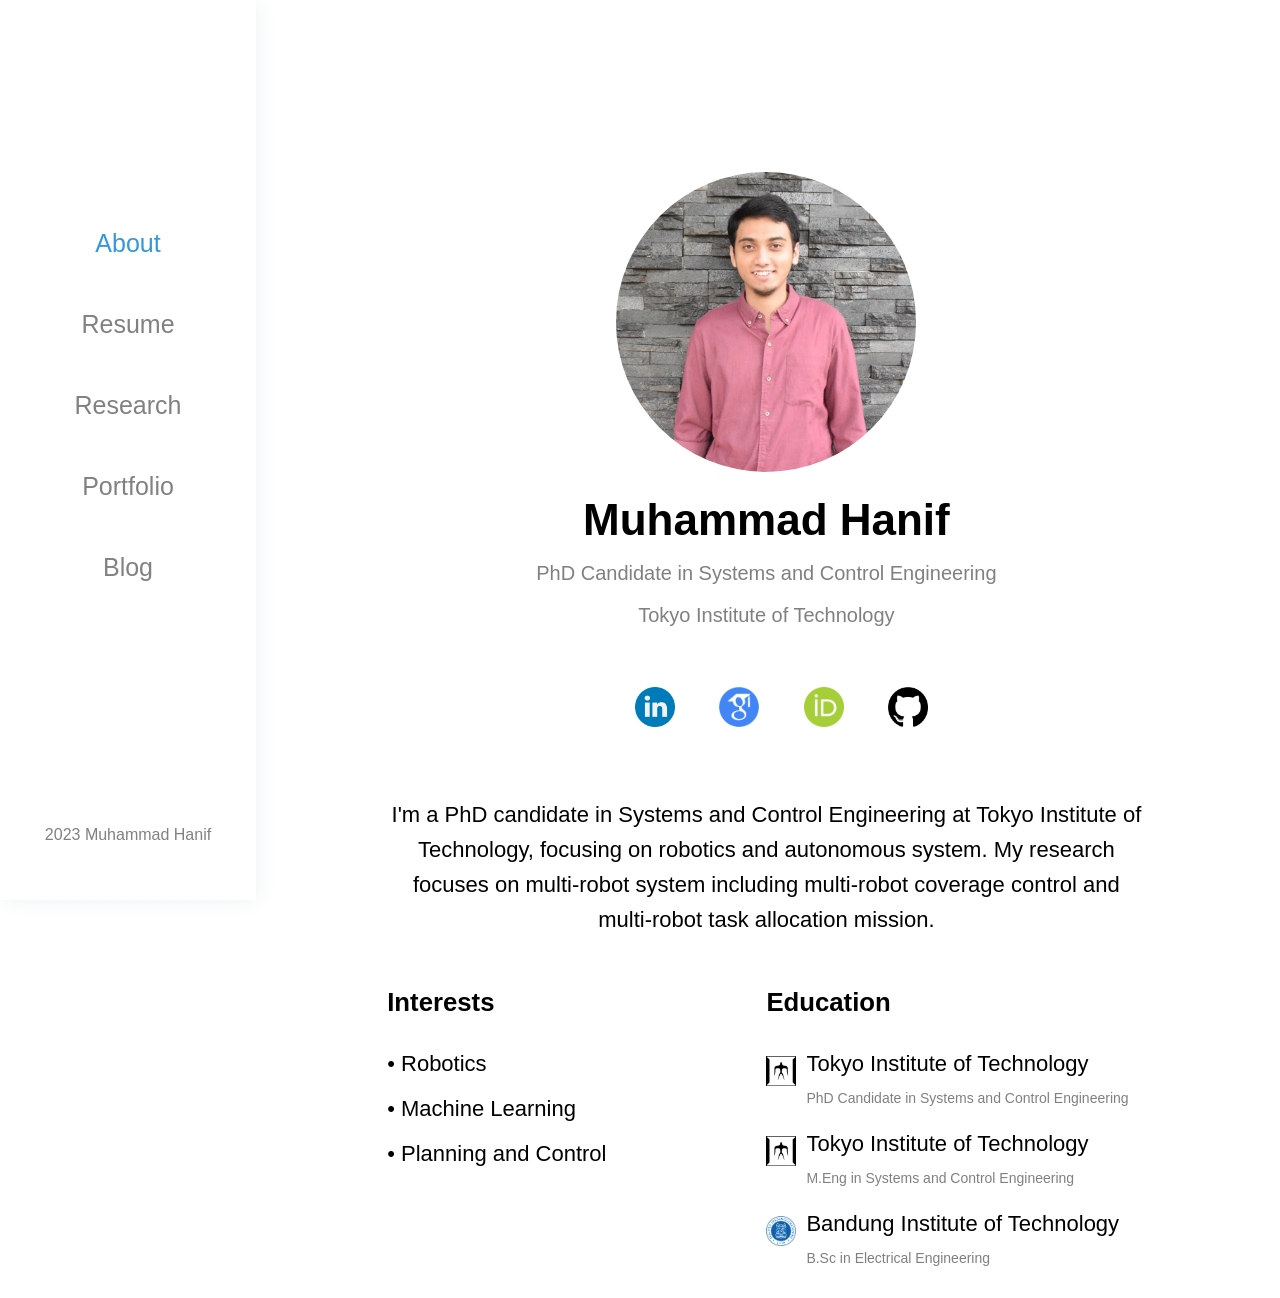
<file: index.html>
<!DOCTYPE html>
<html>
<head profile="http://www.w3.org/2005/10/profile">
    <link rel="icon" 
          type="image/png" 
          href="./img/favicon.webp">
    <meta name="viewport" content="width=device-width, initial-scale=1">
    <title>Muhammad Hanif</title>
    <link rel="stylesheet" href="./stylesheet.css">
    <style>
        .main {
            margin-top: 0px; /* Adjust the margin-top as needed */
        }
        .about_links {
            text-align: center; /* Align the logos to the center */
        }
        .about_links img {
            width: 40px; /* Adjust the width as needed */
            height: auto; /* Maintain aspect ratio */
            margin-right: -30px; /* Add margin to the right of each logo */
        }
        .about_text h2 {
            font-family: Arial, sans-serif; /* Specify font family */
            font-size: 20px; /* Specify font size */
            font-weight: normal; /* Specify font weight */
            margin-top: -10px; /* Adjust margin-top as needed */
            color: gray; /* Change text color to gray */
        }
        .interests,
        .education {
            text-align: left; /* Align text to the left */
        }
        .interests {
            float: left; /* Align interests section to the left */
            width: 50%; /* Set width to 50% for side by side layout */
        }
        .interests ul {
            list-style: none; /* Remove bullet points */
            padding: 0; /* Remove default padding */
        }
        .interests ul li {
            margin-bottom: 10px; /* Add bottom margin for spacing */
        }
        .education {
            float: left; /* Align education section to the left */
            width: 50%; /* Set width to 50% for side by side layout */
        }
        .education ul {
            list-style: none; /* Remove default list styles */
            padding: 0; /* Remove default padding */
        }
        .education ul li {
            display: flex; /* Use flexbox for layout */
            align-items: flex-start; /* Align items to the top */
            margin-bottom: 10px; /* Add bottom margin for spacing */
        }
        .education ul li img {
            width: 30px; /* Adjust the width of the logos */
            height: 30px; /* Maintain aspect ratio */
            margin-right: 10px; /* Add margin to the right of each logo */
            margin-top: 10px; /* Add margin to the top of each logo */
        }
        .education ul li span {
            display: flex; /* Use flexbox */
            flex-direction: column; /* Stack items vertically */
            align-items: flex-start; /* Align items to the left */
        }
        .status {
            font-size: 14px; /* Adjust font size as needed */
            color: gray; /* Change text color if necessary */
        }
    </style>
</head>
<body>

<div class="sidenav">
    <div class="navblock">
        <div class="navblock_text">
            <a style="color:#3498DB" href="./index.html">About</a>
            <a href="./resume.html">Resume</a>
            <a href="./research.html">Research</a>
            <a href="./portfolio.html">Portfolio</a>
            <a href="./blog.html">Blog</a>
        </div>
    </div>
    <div class="footer">
        <p> 2023 Muhammad Hanif</p>
    </div>
</div>

<div class="main">
    <div >
        <img src="./img/muhammad_hanif.webp" alt="Muhammad Hanif" class="about_photo">
    </div>

    <div class="about_text">
        <h1>Muhammad Hanif</h1>
        <h2>PhD Candidate in Systems and Control Engineering</h2>
        <h2>Tokyo Institute of Technology</h2>

        <div class="about_links">
            <a class="about_links" target="blank" href="https://www.linkedin.com/in/muhammad-hanif-6189b0157/"><img src="./img/linkedin_icon.webp" alt="LinkedIn"></a>
            <a class="about_links" target="blank" href="https://scholar.google.com/citations?user=sgbkglMAAAAJ&hl=en"><img src="./img/google_scholar_icon.webp" alt="Google Scholar"></a>
            <a class="about_links" target="blank" href="https://orcid.org/0009-0001-0475-8711"><img src="./img/orchid_icon.webp" alt="ORCID"></a>
            <a class="about_links" target="blank" href="https://github.com/hanifmania"><img src="./img/github_icon.webp" alt="Github"></a>
        </div>

        <p>I'm a PhD candidate in Systems and Control Engineering at Tokyo Institute of Technology, focusing on robotics and autonomous system. My research focuses on multi-robot system including multi-robot coverage control and multi-robot task allocation mission.</p>
        
        <div class="interests">
            <h3>Interests</h3>
            <ul>
                <li>&#8226; Robotics</li>
                <li>&#8226; Machine Learning</li>
                <li>&#8226; Planning and Control</li>
            </ul>
        </div>
        
        <div class="education">
            <h3>Education</h3>
            <ul>
                <li>
                    <img src="./img/tit_logo.webp" alt="Tokyo Institute of Technology"> 
                    <span>
                        Tokyo Institute of Technology <br>
                        <span class="status">PhD Candidate in Systems and Control Engineering</span>
                    </span>
                </li>
                <li>
                    <img src="./img/tit_logo.webp" alt="Tokyo Institute of Technology"> 
                    <span>
                        Tokyo Institute of Technology <br>
                        <span class="status">M.Eng in Systems and Control Engineering</span>
                    </span>
                </li>
                <li>
                    <img src="./img/bit_logo.webp" alt="Bandung Institute of Technology"> 
                    <span>
                        Bandung Institute of Technology <br>
                        <span class="status">B.Sc in Electrical Engineering</span>
                    </span>
                </li>
            </ul>
        </div>
        
    </div>

</div>

</body>
</html>
</file>
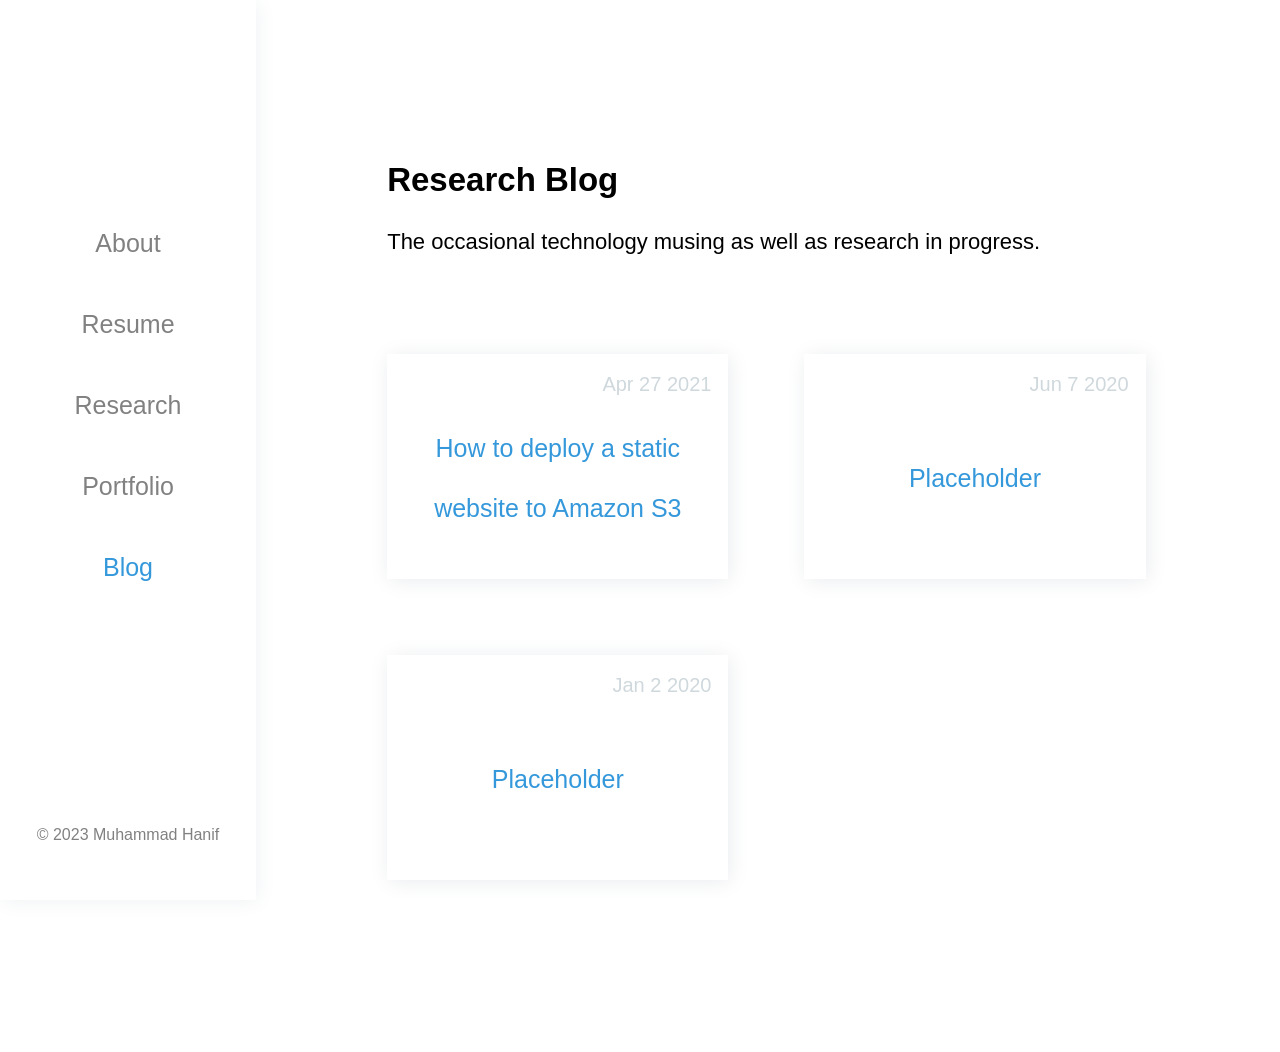
<file: blog.html>
<!DOCTYPE html>
<html>
<head profile="http://www.w3.org/2005/10/profile">
    <link rel="icon" 
          type="image/png" 
          href="./img/favicon.webp">
<meta name="viewport" content="width=device-width, initial-scale=1">
<title>Muhammad Hanif</title>
<link rel="stylesheet" href="./stylesheet.css">
</head>
<body>

<div class="sidenav">
    <div class="navblock">
        <div class="navblock_text">
            <a href="./index.html">About</a>
            <a href="./resume.html">Resume</a>
            <a href="./research.html">Research</a>
            <a href="./portfolio.html">Portfolio</a>
            <a style="color:#3498DB" href="./blog.html">Blog</a>
        </div>
    </div>
    <div class="footer">
        <p>&copy; 2023 Muhammad Hanif</p>
    </div>
</div>

<!-- 

For more information aboput flexbox CSS centering of blog posts
https://www.w3schools.com/css/css3_flexbox_container.asp 

-->

<div class="main">
  <h2>Research Blog</h2>
  <p>The occasional technology musing as well as research in progress.</p><br>

  <div class="blog-container">
    <div>
        <p class="blog_date">Apr 27 2021</p>
        <a href="blog_posts/post_04_27_2021.html" class="blog_text">How to deploy a static website to Amazon S3</a>
    </div>
    <div>
        <p class="blog_date">Jun 7 2020</p>
        <a href="blog_posts/post_04_27_2021.html" class="blog_text">Placeholder</a>
    </div>
    <div>
        <p class="blog_date">Jan 2 2020</p>
        <a href="blog_posts/post_04_27_2021.html" class="blog_text">Placeholder</a>
    </div>  
  </div>

</div>

</body>
</html>
</file>
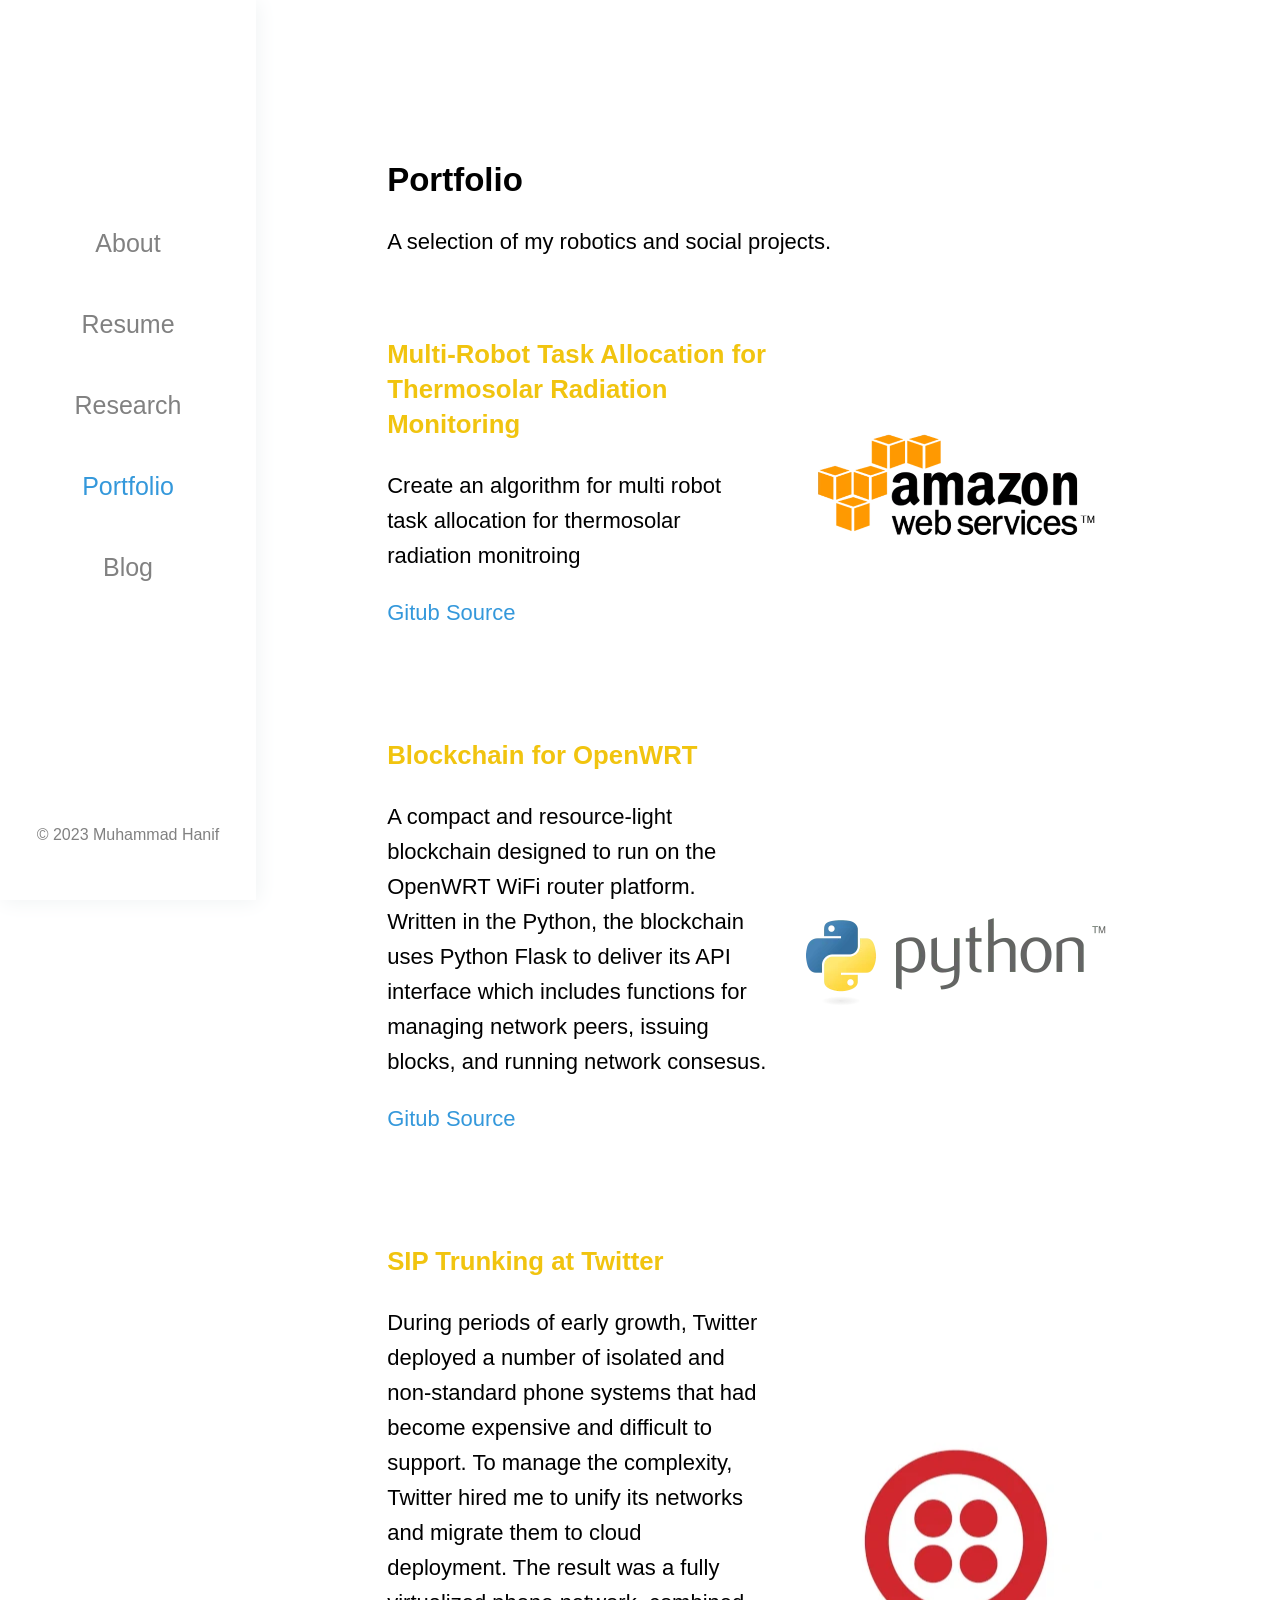
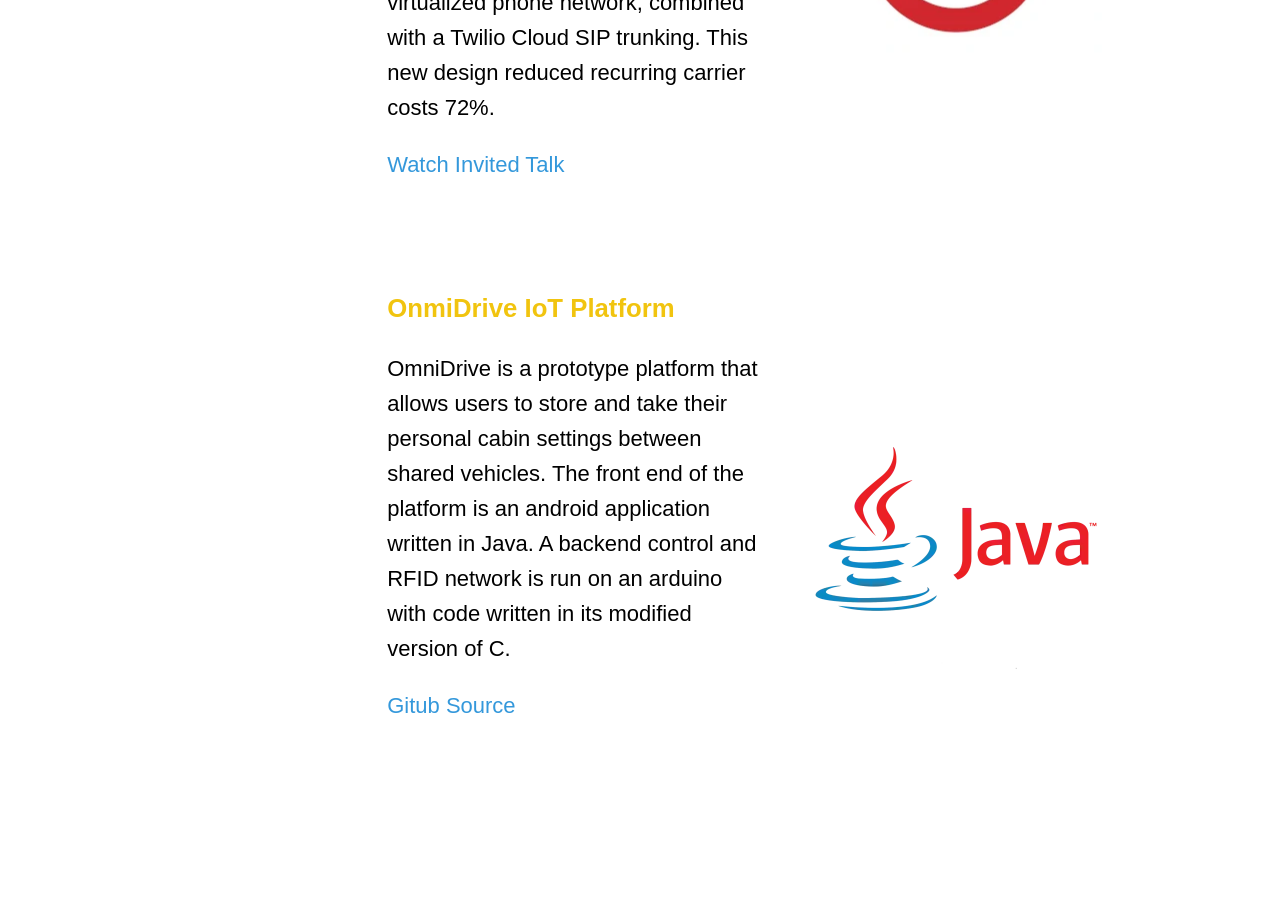
<file: portfolio.html>
<!DOCTYPE html>
<html>
<head profile="http://www.w3.org/2005/10/profile">
    <link rel="icon" 
          type="image/png" 
          href="./img/favicon.webp">
<meta name="viewport" content="width=device-width, initial-scale=1">
<title>Muhammad Hanif</title>
<link rel="stylesheet" href="./stylesheet.css">
</head>
<body>

<div class="sidenav">
    <div class="navblock">
        <div class="navblock_text">
            <a href="./index.html">About</a>
            <a href="./resume.html">Resume</a>
            <a href="./research.html">Research</a>
            <a style="color:#3498DB" href="./portfolio.html">Portfolio</a>
            <a href="./blog.html">Blog</a>
        </div>
    </div>
    <div class="footer">
        <p>&copy; 2023 Muhammad Hanif</p>
    </div>
</div>

<!-- 

For more information aboput flexbox CSS centering of project posts
https://www.w3schools.com/css/css3_flexbox_container.asp 

-->

<div class="main">
  <h2>Portfolio</h2>
  <p>A selection of my robotics and social projects.</p>

    <div class="portfolio-container">
        <div class="portfolio-container_text">        
            <h3 class="portfolio_accent">Multi-Robot Task Allocation for Thermosolar Radiation Monitoring</h3>
                
            <p>Create an algorithm for multi robot task allocation for thermosolar radiation monitroing </p>
                
            <p><a target="blank" href="https://github.com/stevenplatt/telecomsteve">Gitub Source</a></p>
        </div>
        <div class="portfolio-container_text">
            <img class="portfolio_image" src="./img/aws_logo.webp" alt="Amazon Web Services">
        </div>
    </div>
  
    <div class="portfolio-container">
        <div class="portfolio-container_text">
            <h3 class="portfolio_accent">Blockchain for OpenWRT</h3>
                
            <p>A compact and resource-light blockchain designed to run on the OpenWRT WiFi router platform.
                Written in the Python, the blockchain uses Python Flask to deliver its API interface which includes functions for managing network peers, issuing blocks, and running network consesus. </p>
                
            <p><a target="blank" href="https://github.com/stevenplatt/tcp_air">Gitub Source</a></p>
        </div>
        <div class="portfolio-container_text">
            <img class="portfolio_image" src="./img/python_logo.webp" alt="Python API">
        </div>
    </div>

    <!--
    <div class="portfolio-container">
        <div class="portfolio-container_text">
            <h3 class="portfolio_accent">5G Mobility Simulator</h3>
                
            <p>A simulator to recreate the mobility and tower association of a device in a 5G network. 
                The system uses random walk behavior and monte carlo sampling to show connection behavior across 10,000 simulations.</p>
            <p><a target="blank" href="https://github.com/stevenplatt/5G-mobility-simulator">Gitub Source</a></p>
        </div>
        <div class="portfolio-container_text">
            <img class="portfolio_image" src="./img/python_logo.webp" alt="Python Programming">
        </div>
    </div>
    -->    

    <div class="portfolio-container">
        <div class="portfolio-container_text">    
        <h3 class="portfolio_accent">SIP Trunking at Twitter</h3>
            
        <p>During periods of early growth, Twitter deployed a number of isolated and non-standard phone systems that had become expensive and difficult to support.  
            To manage the complexity, Twitter hired me to unify its networks and migrate them to cloud deployment.

            The result was a fully virtualized phone network, combined with a Twilio Cloud SIP trunking. 
            This new design reduced recurring carrier costs 72%.
            </p>
            
        <p><a target="blank" href="https://www.youtube.com/watch?v=lFzqYgF2MPQ">Watch Invited Talk</a></p>
        </div>
        <div class="portfolio-container_text">
            <img class="portfolio_image" src="./img/twilio_logo.webp" alt="Twilio">
        </div>
    </div>

    <div class="portfolio-container">
        <div class="portfolio-container_text">      
            <h3 class="portfolio_accent">OnmiDrive IoT Platform</h3>
                
            <p>OmniDrive is a prototype platform that allows users to store and take their personal cabin settings between shared vehicles. 
                The front end of the platform is an android application written in Java. A backend control and RFID network is run on an arduino with code written in its modified version of C.
            </p>
            <p><a target="blank" href="https://github.com/stevenplatt/myKey">Gitub Source</a></p>
        </div>
        <div class="portfolio-container_text">
            <img class="portfolio_image" src="./img/java_logo.webp" alt="Java Programming">
        </div>
    </div>

</div>

</body>
</html>
</file>
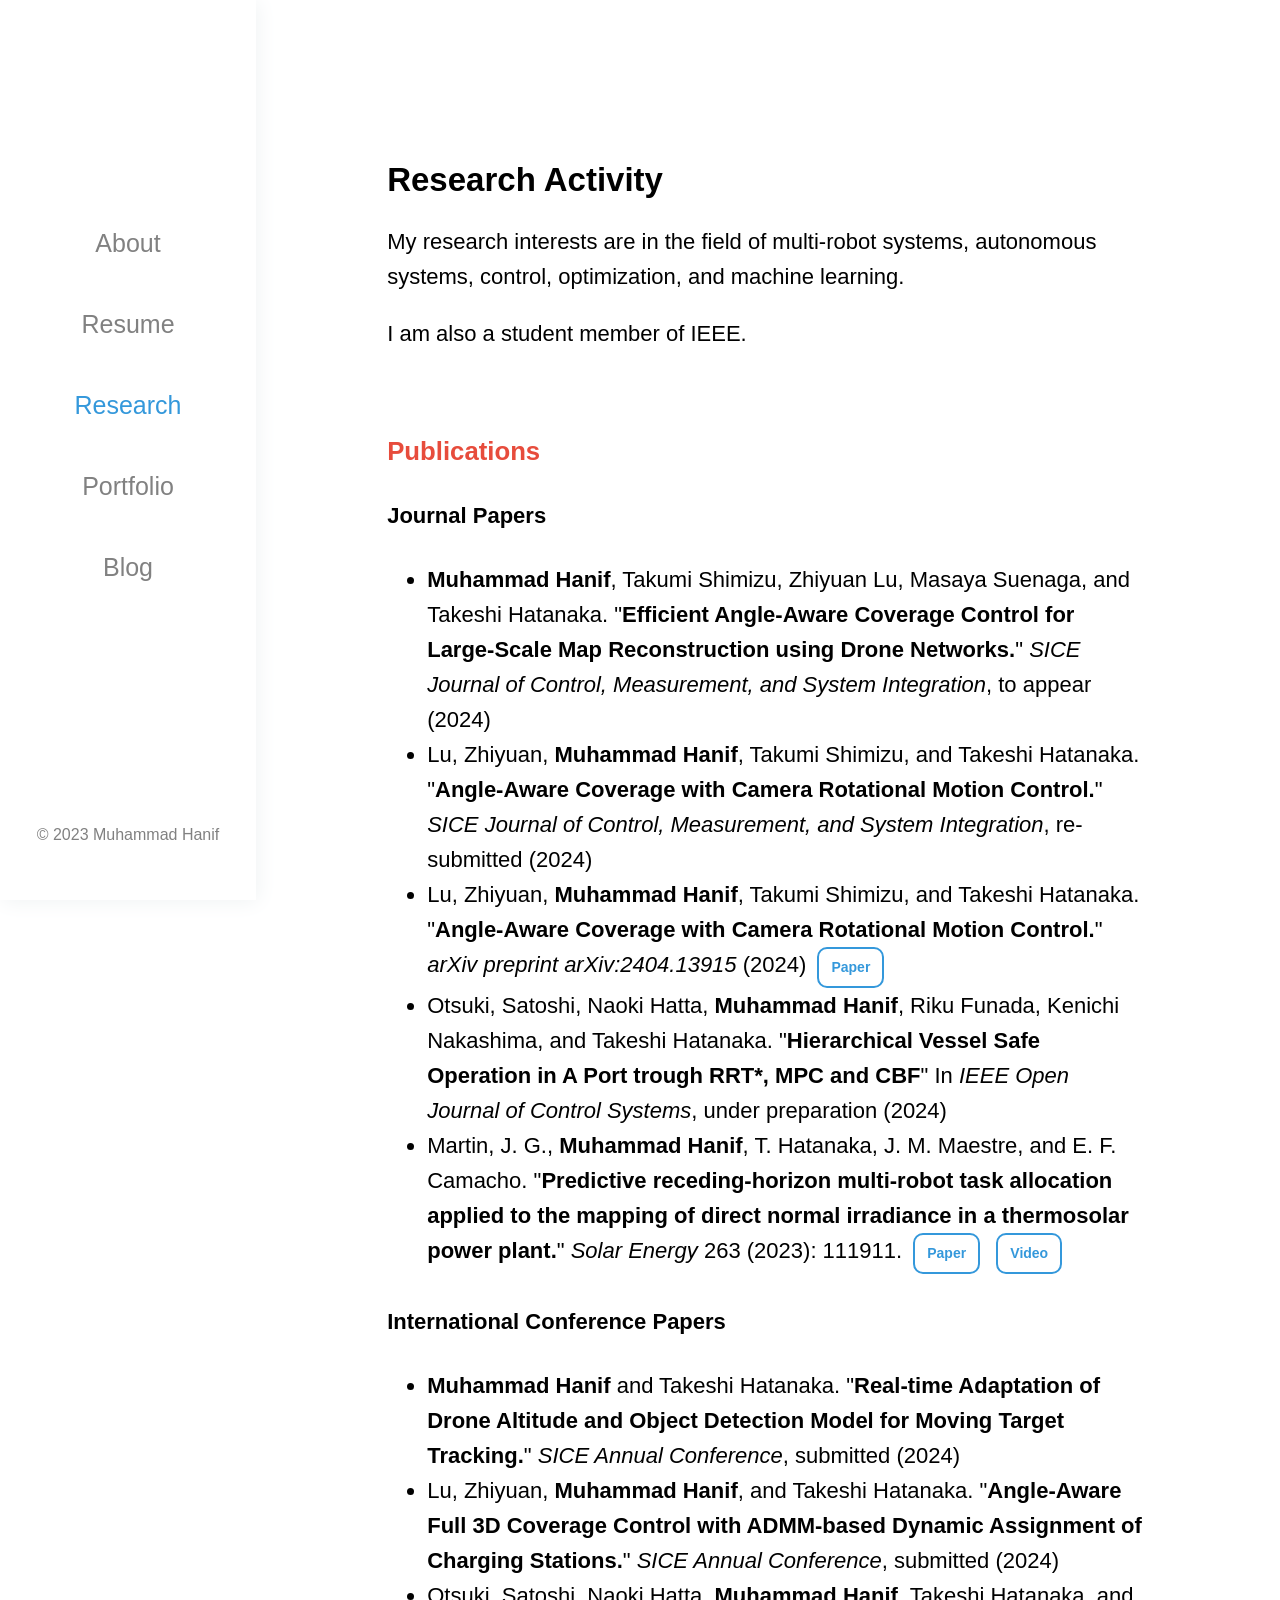
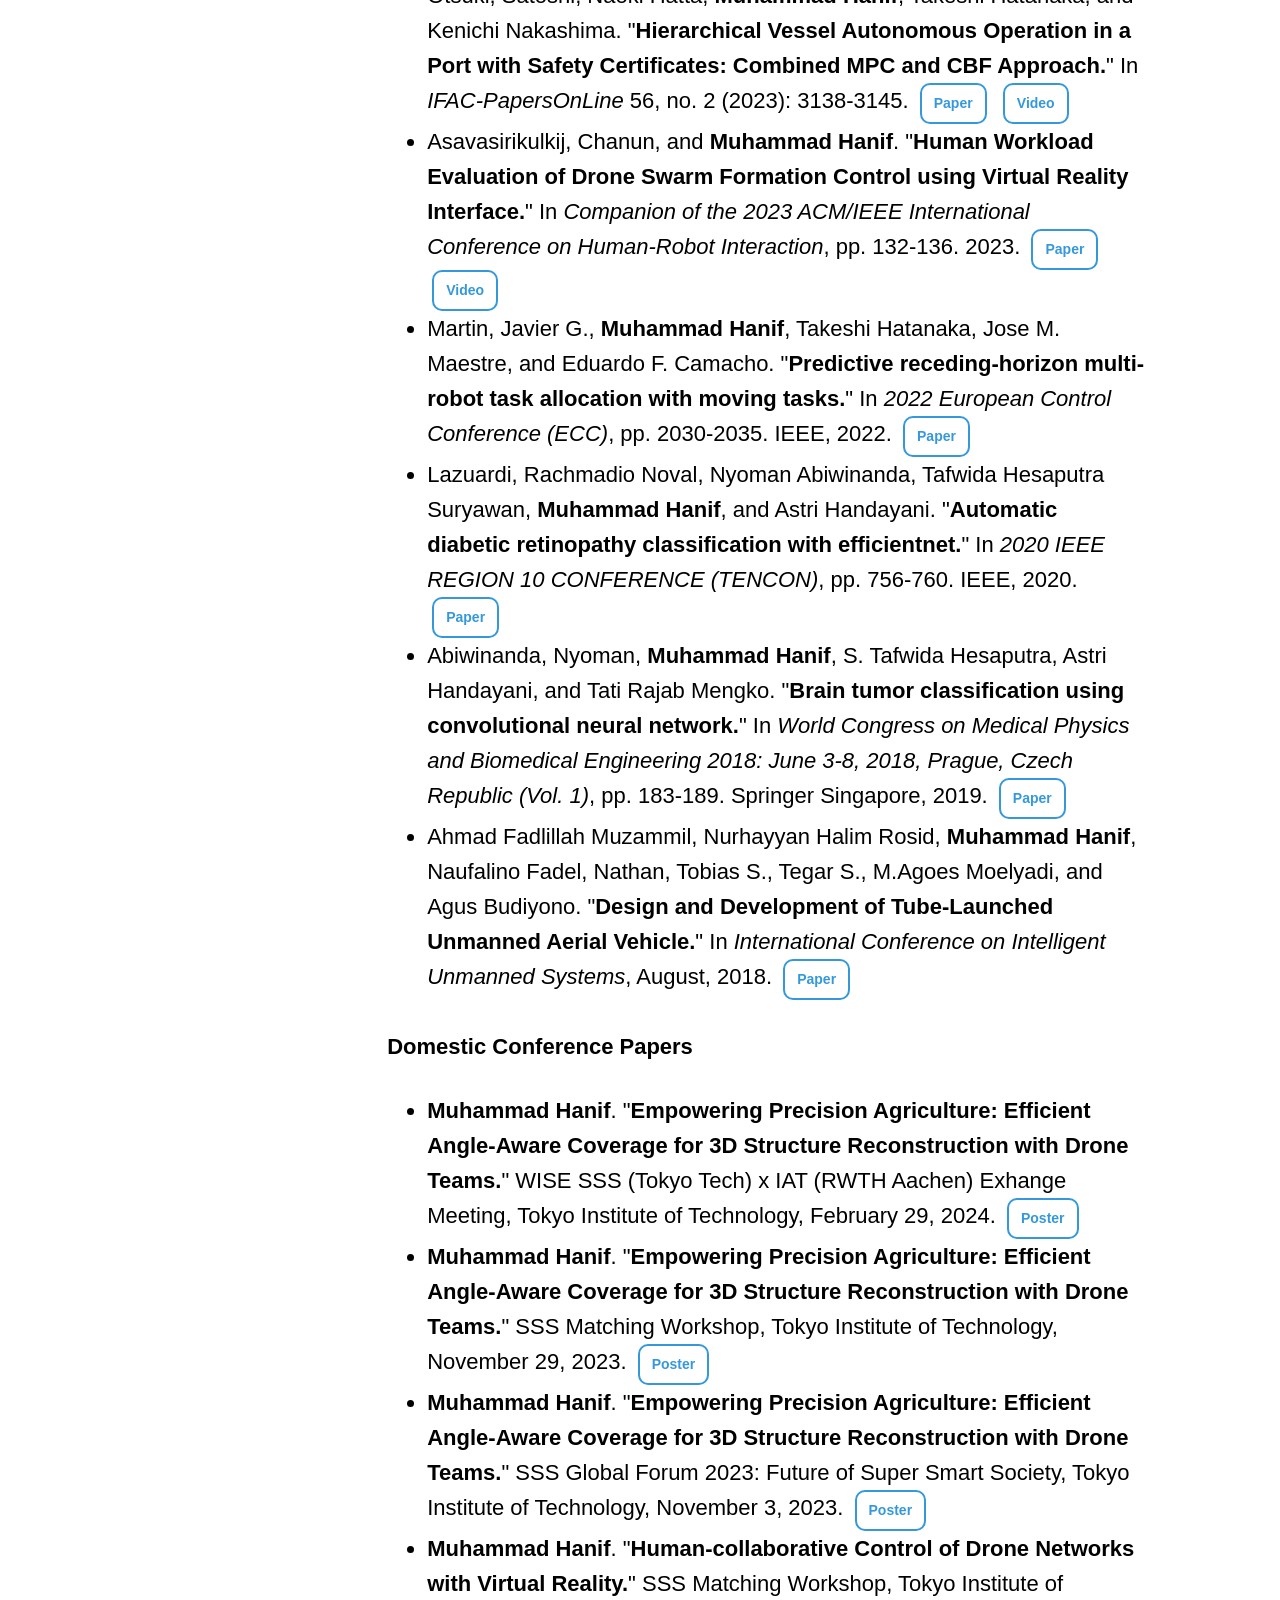
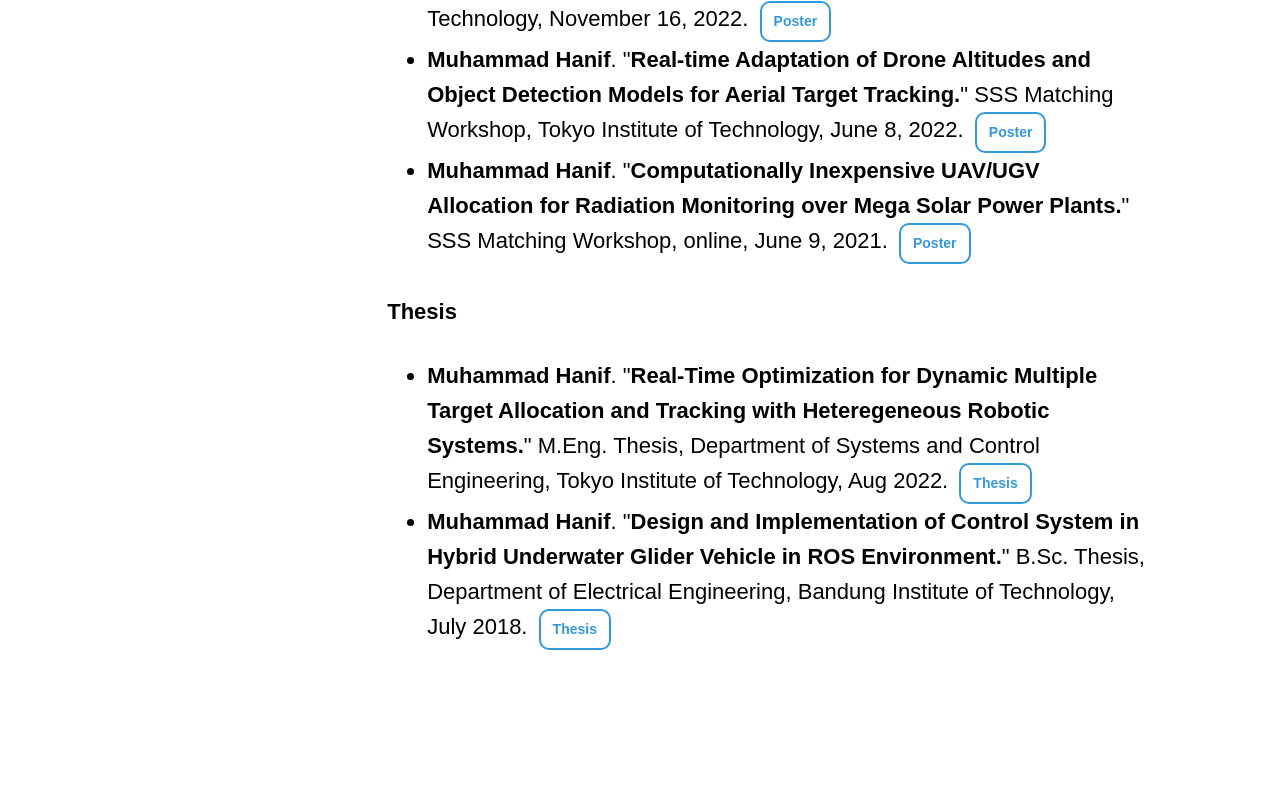
<file: research.html>
<!DOCTYPE html>
<html>
<head profile="http://www.w3.org/2005/10/profile">
    <link rel="icon" 
          type="image/png" 
          href="./img/favicon.webp">
<meta name="viewport" content="width=device-width, initial-scale=1">
<title>Muhammad Hanif</title>
<link rel="stylesheet" href="./stylesheet.css">
<style>
    .paper-link, .video-link, .thesis-link, .poster-link {
        display: inline-block;
        padding: 1px 12px;
        margin: 0 5px;
        border: 2px solid #3498DB;
        border-radius: 10px;
        background-color: transparent;
        color: #3498DB;
        font-size: 14px;
        font-weight: bold;
        text-decoration: none;
        transition: background-color 0.3s ease;
    }

    .paper-link:hover, .video-link:hover, .thesis-link:hover, .poster-link:hover {
        background-color: #3498DB;
        color: white;
    }
</style>
</head>
<body>

<div class="sidenav">
    <div class="navblock">
        <div class="navblock_text">
            <a href="./index.html">About</a>
            <a href="./resume.html">Resume</a>
            <a style="color:#3498DB" href="./research.html">Research</a>
            <a href="./portfolio.html">Portfolio</a>
            <a href="./blog.html">Blog</a>
        </div>
    </div>
    <div class="footer">
        <p>&copy; 2023 Muhammad Hanif</p>
    </div>
</div>

<div class="main">
  <h2>Research Activity</h2>
    <p>My research interests are in the field of multi-robot systems, autonomous systems, control, optimization, and machine learning.</p>
    <p>I am also a student member of IEEE.</p>

    <br>

  <h3 class="research_accent">Publications</h3>

  <h4>Journal Papers</h4>
    <ul>
        <li><strong>Muhammad Hanif</strong>, Takumi Shimizu, Zhiyuan Lu, Masaya Suenaga, and Takeshi Hatanaka. "<strong>Efficient Angle-Aware Coverage Control for Large-Scale Map Reconstruction using Drone Networks.</strong>" <em>SICE Journal of Control, Measurement, and System Integration</em>, to appear (2024) </li>
        <li>Lu, Zhiyuan, <strong>Muhammad Hanif</strong>, Takumi Shimizu, and Takeshi Hatanaka. "<strong>Angle-Aware Coverage with Camera Rotational Motion Control.</strong>" <em>SICE Journal of Control, Measurement, and System Integration</em>, re-submitted (2024) </li>
        <li>Lu, Zhiyuan, <strong>Muhammad Hanif</strong>, Takumi Shimizu, and Takeshi Hatanaka. "<strong>Angle-Aware Coverage with Camera Rotational Motion Control.</strong>" <em>arXiv preprint arXiv:2404.13915</em> (2024) <a href="https://arxiv.org/pdf/2404.13915" target="_blank" class="paper-link">Paper</a></li>
        <li>Otsuki, Satoshi, Naoki Hatta, <strong>Muhammad Hanif</strong>, Riku Funada, Kenichi Nakashima, and Takeshi Hatanaka. "<strong>Hierarchical Vessel Safe Operation in A Port trough RRT*, MPC and CBF</strong>" In <em>IEEE Open Journal of Control Systems</em>, under preparation (2024)</li>
        <li>Martin, J. G., <strong>Muhammad Hanif</strong>, T. Hatanaka, J. M. Maestre, and E. F. Camacho. "<strong>Predictive receding-horizon multi-robot task allocation applied to the mapping of direct normal irradiance in a thermosolar power plant.</strong>" <em>Solar Energy</em> 263 (2023): 111911. <a href="https://www.sciencedirect.com/science/article/abs/pii/S0038092X23005443" target="_blank" class="paper-link">Paper</a> <a href="https://youtu.be/kG9-_mJx9P8?si=ei4sM6GPhX7_oZT3" target="_blank" class="video-link">Video</a></li>
    </ul>

  <h4>International Conference Papers</h4>
    <ul>
        <li><strong>Muhammad Hanif</strong> and Takeshi Hatanaka. "<strong>Real-time Adaptation of Drone Altitude and Object Detection Model for Moving Target Tracking.</strong>" <em>SICE Annual Conference</em>, submitted (2024) </li>
        <li>Lu, Zhiyuan, <strong>Muhammad Hanif</strong>, and Takeshi Hatanaka. "<strong>Angle-Aware Full 3D Coverage Control with ADMM-based Dynamic Assignment of Charging Stations.</strong>" <em>SICE Annual Conference</em>, submitted (2024) </li>
        <li>Otsuki, Satoshi, Naoki Hatta, <strong>Muhammad Hanif</strong>, Takeshi Hatanaka, and Kenichi Nakashima. "<strong>Hierarchical Vessel Autonomous Operation in a Port with Safety Certificates: Combined MPC and CBF Approach.</strong>" In <em>IFAC-PapersOnLine</em> 56, no. 2 (2023): 3138-3145.  <a href="https://www.sciencedirect.com/science/article/pii/S2405896323018554" target="_blank" class="paper-link">Paper</a> <a href="https://www.hfg.sc.e.titech.ac.jp/hatanaka_lab/videos/tokyo_bay.mp4" target="_blank" class="video-link">Video</a></li>
        <li>Asavasirikulkij, Chanun, and <strong>Muhammad Hanif</strong>. "<strong>Human Workload Evaluation of Drone Swarm Formation Control using Virtual Reality Interface.</strong>" In <em>Companion of the 2023 ACM/IEEE International Conference on Human-Robot Interaction</em>, pp. 132-136. 2023. <a href="https://www.researchgate.net/profile/Chanun-Asavasirikulkij/publication/369195287_Human_Workload_Evaluation_of_Drone_Swarm_Formation_Control_using_Virtual_Reality_Interface/links/64d9ba5b25837316ee0e06bb/Human-Workload-Evaluation-of-Drone-Swarm-Formation-Control-using-Virtual-Reality-Interface.pdf" target="_blank" class="paper-link">Paper</a> <a href="https://youtu.be/hsgqcgHs38g?si=nV3iiALuvscZfcaE" target="_blank" class="video-link">Video</a></li>
        <li>Martin, Javier G., <strong>Muhammad Hanif</strong>, Takeshi Hatanaka, Jose M. Maestre, and Eduardo F. Camacho. "<strong>Predictive receding-horizon multi-robot task allocation with moving tasks.</strong>" In <em>2022 European Control Conference (ECC)</em>, pp. 2030-2035. IEEE, 2022. <a href="https://ieeexplore.ieee.org/abstract/document/9838127" target="_blank" class="paper-link">Paper</a></li>
        <li>Lazuardi, Rachmadio Noval, Nyoman Abiwinanda, Tafwida Hesaputra Suryawan, <strong>Muhammad Hanif</strong>, and Astri Handayani. "<strong>Automatic diabetic retinopathy classification with efficientnet.</strong>" In <em>2020 IEEE REGION 10 CONFERENCE (TENCON)</em>, pp. 756-760. IEEE, 2020. <a href="https://www.researchgate.net/profile/Muhammad-Hanif-123/publication/347867197_Automatic_Diabetic_Retinopathy_Classification_with_EfficientNet/links/64ed6b3f9b1e56033da9f137/Automatic-Diabetic-Retinopathy-Classification-with-EfficientNet.pdf" target="_blank" class="paper-link">Paper</a></li>
        <li>Abiwinanda, Nyoman, <strong>Muhammad Hanif</strong>, S. Tafwida Hesaputra, Astri Handayani, and Tati Rajab Mengko. "<strong>Brain tumor classification using convolutional neural network.</strong>" In <em>World Congress on Medical Physics and Biomedical Engineering 2018: June 3-8, 2018, Prague, Czech Republic (Vol. 1)</em>, pp. 183-189. Springer Singapore, 2019. <a href="https://www.researchgate.net/profile/Muhammad-Hanif-123/publication/325452559_Brain_Tumor_Classification_Using_Convolutional_Neural_Network/links/64ed6b766581d611d31bb928/Brain-Tumor-Classification-Using-Convolutional-Neural-Network.pdf" target="_blank" class="paper-link">Paper</a></li>
        <li>Ahmad Fadlillah Muzammil, Nurhayyan Halim Rosid, <strong>Muhammad Hanif</strong>, Naufalino Fadel, Nathan, Tobias S., Tegar S., M.Agoes Moelyadi, and Agus Budiyono. "<strong>Design and Development of Tube-Launched Unmanned Aerial Vehicle.</strong>" In <em>International Conference on Intelligent Unmanned Systems</em>, August, 2018. <a href="https://www.researchgate.net/profile/Nurhayyan_Rosid/publication/327573471_Design_and_Development_of_Tube-Launched_Unmanned_Aerial_Vehicle/links/5b978d3d92851c78c41c78f2/Design-and-Development-of-Tube-Launched-Unmanned-Aerial-Vehicle.pdf" target="_blank" class="paper-link">Paper</a></li>
    </ul>

  <h4>Domestic Conference Papers</h4>
    <ul>
        <li><strong>Muhammad Hanif</strong>. "<strong>Empowering Precision Agriculture: Efficient Angle-Aware Coverage for 3D Structure Reconstruction with Drone Teams.</strong>" WISE SSS (Tokyo Tech) x IAT (RWTH Aachen) Exhange Meeting, Tokyo Institute of Technology, February 29, 2024. <span class="poster-link">Poster</span></li>
        <li><strong>Muhammad Hanif</strong>. "<strong>Empowering Precision Agriculture: Efficient Angle-Aware Coverage for 3D Structure Reconstruction with Drone Teams.</strong>" SSS Matching Workshop, Tokyo Institute of Technology, November 29, 2023. <span class="poster-link">Poster</span></li>
        <li><strong>Muhammad Hanif</strong>. "<strong>Empowering Precision Agriculture: Efficient Angle-Aware Coverage for 3D Structure Reconstruction with Drone Teams.</strong>" SSS Global Forum 2023: Future of Super Smart Society, Tokyo Institute of Technology, November 3, 2023. <span class="poster-link">Poster</span></li>
        <li><strong>Muhammad Hanif</strong>. "<strong>Human-collaborative Control of Drone Networks with Virtual Reality.</strong>" SSS Matching Workshop, Tokyo Institute of Technology, November 16, 2022. <span class="poster-link">Poster</span></li>
        <li><strong>Muhammad Hanif</strong>. "<strong>Real-time Adaptation of Drone Altitudes and Object Detection Models for Aerial Target Tracking.</strong>" SSS Matching Workshop, Tokyo Institute of Technology, June 8, 2022. <span class="poster-link">Poster</span></li>
        <li><strong>Muhammad Hanif</strong>. "<strong>Computationally Inexpensive UAV/UGV Allocation for Radiation Monitoring over Mega Solar Power Plants.</strong>" SSS Matching Workshop, online, June 9, 2021. <span class="poster-link">Poster</span></li>
    </ul>

  <h4>Thesis</h4>
    <ul>
        <li><strong>Muhammad Hanif</strong>. "<strong>Real-Time Optimization for Dynamic Multiple Target Allocation and Tracking with Heteregeneous Robotic Systems.</strong>" M.Eng. Thesis, Department of Systems and Control Engineering, Tokyo Institute of Technology, Aug 2022. <a href="https://www.researchgate.net/publication/380214397_Real-Time_Optimization_for_Dynamic_Multiple_Target_Allocation_Tracking_with_Heterogeneous_Robotic_Systems?channel=doi&linkId=6631e84106ea3d0b741c3b13&showFulltext=true" target="_blank" class="thesis-link">Thesis</a></li>
        <li><strong>Muhammad Hanif</strong>. "<strong>Design and Implementation of Control System in Hybrid Underwater Glider Vehicle in ROS Environment.</strong>" B.Sc. Thesis, Department of Electrical Engineering, Bandung Institute of Technology, July 2018. <a href="https://www.researchgate.net/publication/380214406_DESAIN_IMPLEMENTASI_SISTEM_KONTROL_PADA_WAHANA_HYBRID_UNDERWATER_GLIDER_BERBASIS_ROS" target="_blank" class="thesis-link">Thesis</a></li>
    </ul>
</div>

</body>
</html>
</file>
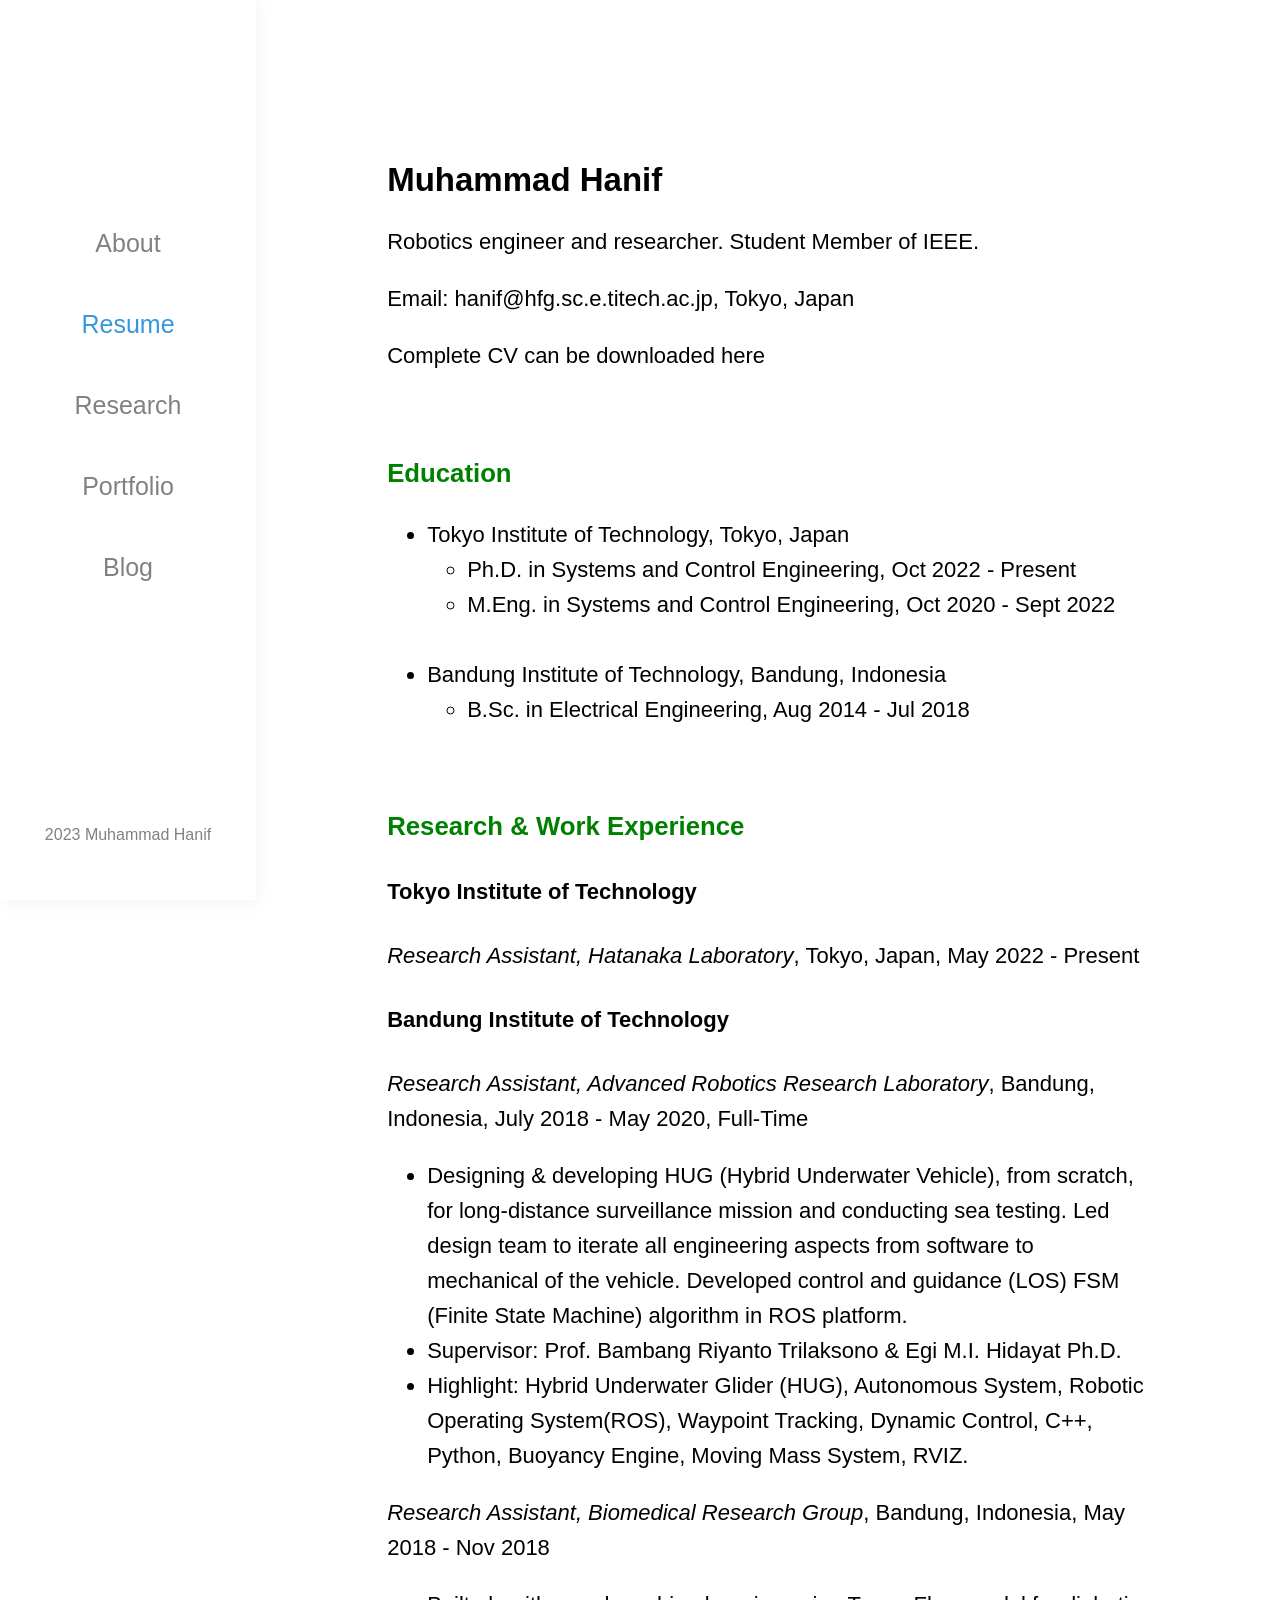
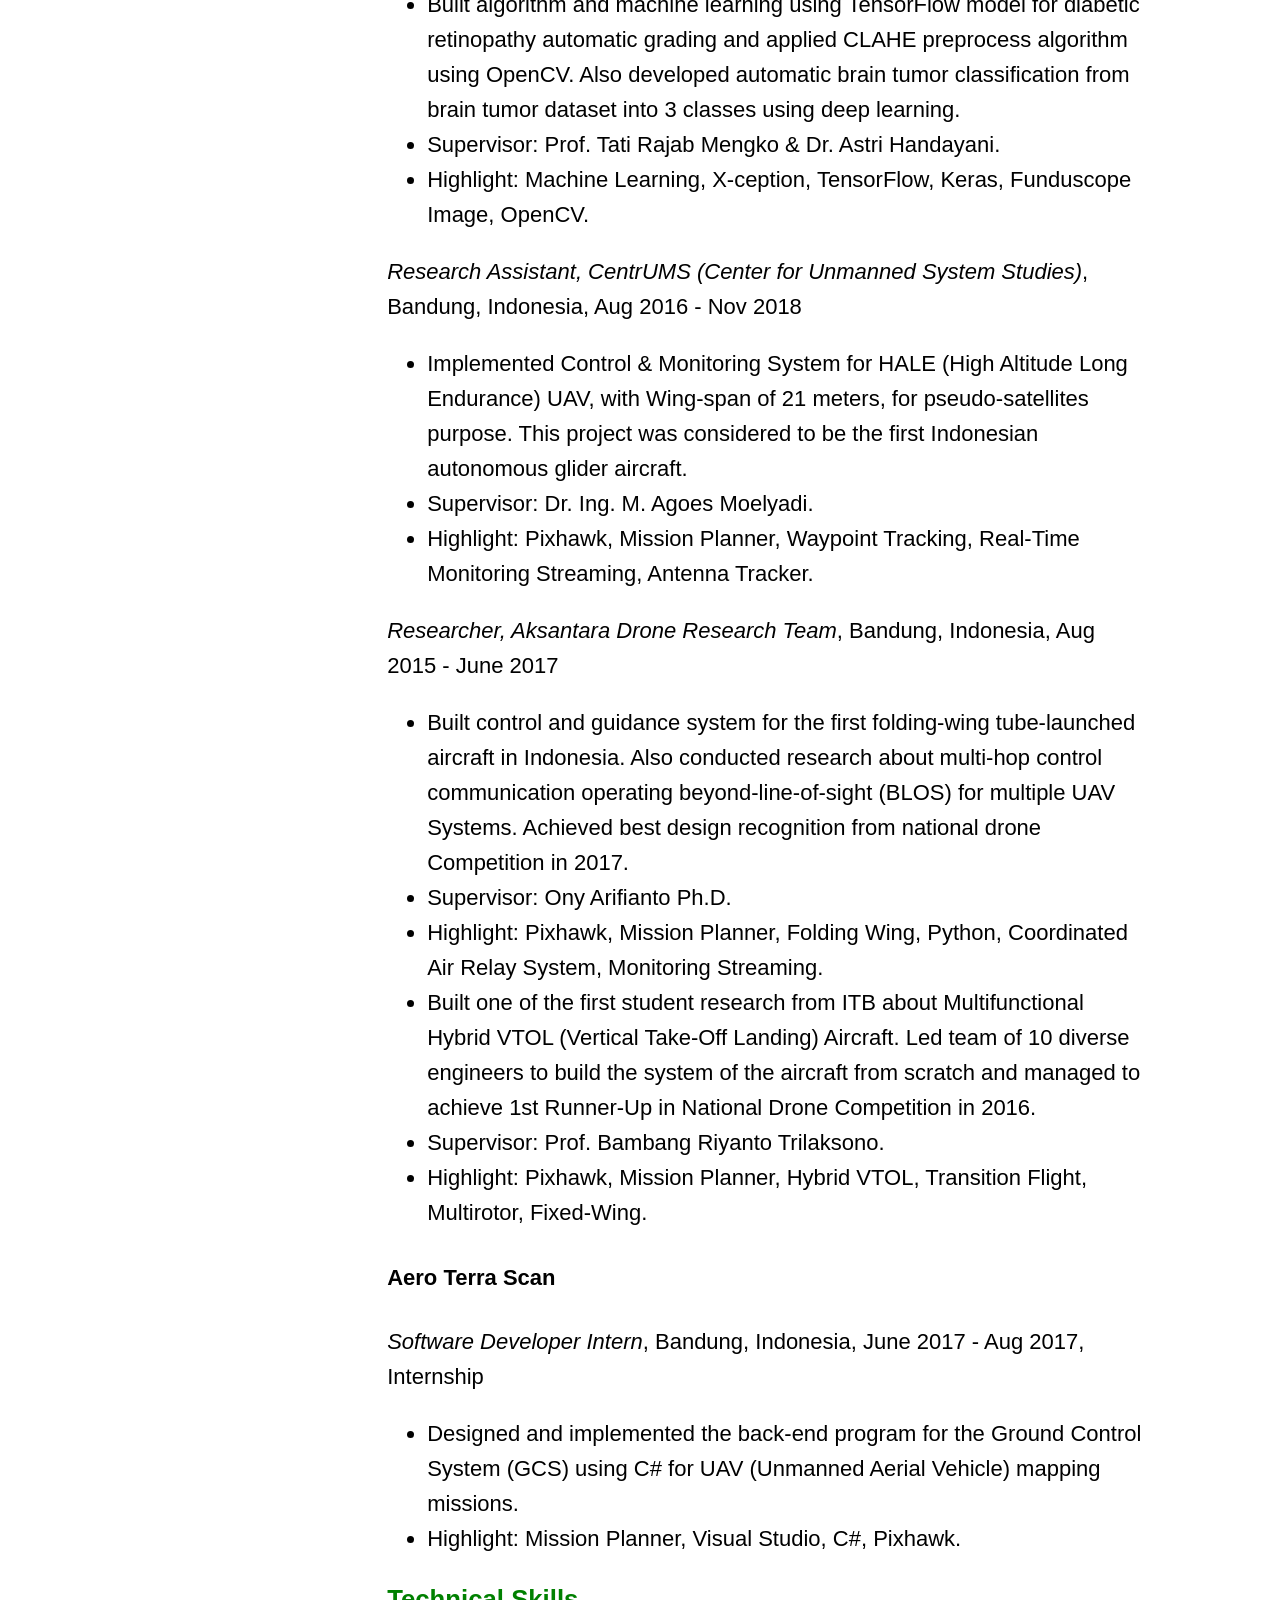
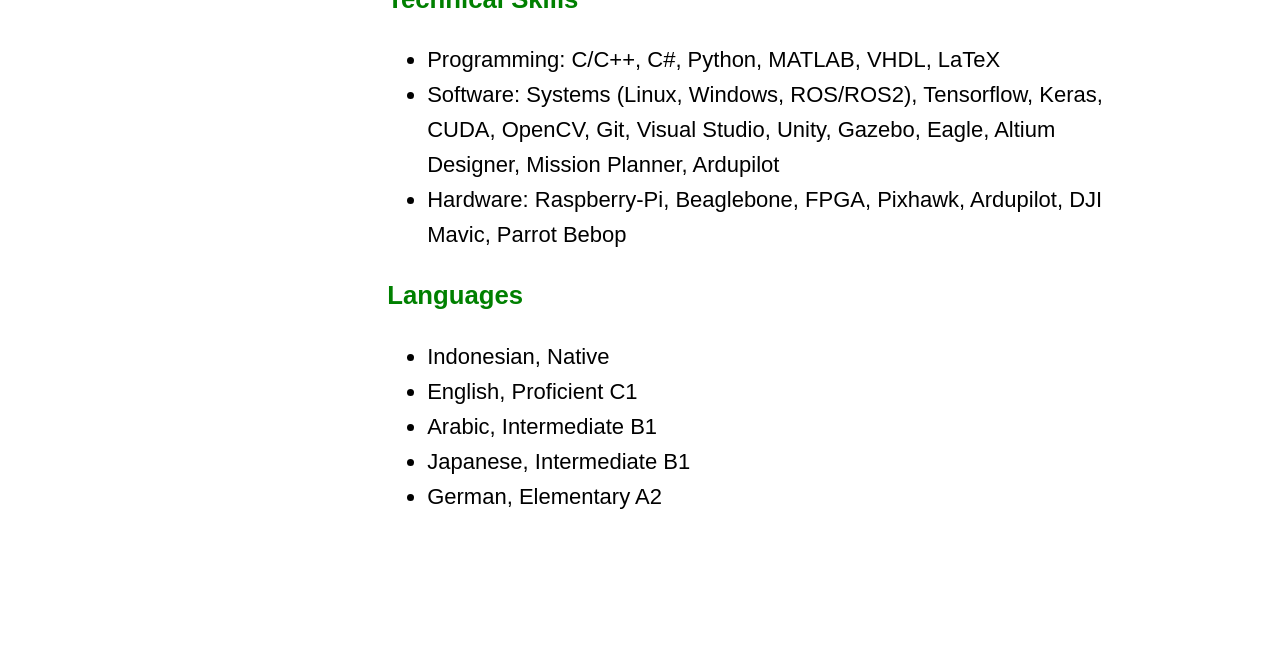
<file: resume.html>
<!DOCTYPE html>
<html>
<head profile="http://www.w3.org/2005/10/profile">
  <link rel="icon" 
        type="image/png" 
        href="./img/favicon.webp">
<meta name="viewport" content="width=device-width, initial-scale=1">
<title>Muhammad Hanif</title>
<link rel="stylesheet" href="./stylesheet.css">
</head>
<body>

<div class="sidenav">
    <div class="navblock">
        <div class="navblock_text">
            <a href="./index.html">About</a>
            <a style="color:#3498DB" href="./resume.html">Resume</a>
            <a href="./research.html">Research</a>
            <a href="./portfolio.html">Portfolio</a>
            <a href="./blog.html">Blog</a>
        </div>
    </div>
    <div class="footer">
      <p> 2023 Muhammad Hanif</p>
    </div>
</div>

<div class="main">
  <h2>Muhammad Hanif</h2>
  <p>Robotics engineer and researcher. Student Member of IEEE.</p>
  <p>Email: hanif@hfg.sc.e.titech.ac.jp, Tokyo, Japan</p>
  <p>Complete CV can be downloaded here</p>
  <br>

  <!-- <h3 class="resume_accent">Technical Skills</h3>
  <ul>
    <li>Advanced: Python, C++, Linux, ROS (Robotics Operating System), ROS2</li>
    <li>Intermediate: Unity, Gazebo</li>
    <li>Beginner: HTML, CSS, Javascript</li>
  </ul>
  <br> -->

  <h3 class="resume_accent">Education</h3>
  <ul>
    <li>Tokyo Institute of Technology, Tokyo, Japan</li>
    <ul>
      <li>Ph.D. in Systems and Control Engineering, Oct 2022 - Present</li>
      <li>M.Eng. in Systems and Control Engineering, Oct 2020 - Sept 2022</li>
    </ul>
    <br>
    <li>Bandung Institute of Technology, Bandung, Indonesia</li>
    <ul>
      <li>B.Sc. in Electrical Engineering, Aug 2014 - Jul 2018</li>
    </ul>
  </ul>
  <br>

  <h3 class="resume_accent">Research & Work Experience</h3>

<h4>Tokyo Institute of Technology</h4>
<p><i>Research Assistant, Hatanaka Laboratory</i>, Tokyo, Japan, May 2022 - Present</p>

<h4>Bandung Institute of Technology</h4>
<p><i>Research Assistant, Advanced Robotics Research Laboratory</i>, Bandung, Indonesia, July 2018 - May 2020, Full-Time</p>
<ul>
  <li>Designing & developing HUG (Hybrid Underwater Vehicle), from scratch, for long-distance surveillance mission and conducting sea testing. Led design team to iterate all engineering aspects from software to mechanical of the vehicle. Developed control and guidance (LOS) FSM (Finite State Machine) algorithm in ROS platform.</li>
  <li>Supervisor: Prof. Bambang Riyanto Trilaksono & Egi M.I. Hidayat Ph.D.</li>
  <li>Highlight: Hybrid Underwater Glider (HUG), Autonomous System, Robotic Operating System(ROS), Waypoint Tracking, Dynamic Control, C++, Python, Buoyancy Engine, Moving Mass System, RVIZ.</li>
</ul>

<p><i>Research Assistant, Biomedical Research Group</i>, Bandung, Indonesia, May 2018 - Nov 2018</p>
<ul>
  <li>Built algorithm and machine learning using TensorFlow model for diabetic retinopathy automatic grading and applied CLAHE preprocess algorithm using OpenCV. Also developed automatic brain tumor classification from brain tumor dataset into 3 classes using deep learning.</li>
  <li>Supervisor: Prof. Tati Rajab Mengko & Dr. Astri Handayani.</li>
  <li>Highlight: Machine Learning, X-ception, TensorFlow, Keras, Funduscope Image, OpenCV.</li>
</ul>

<p><i>Research Assistant, CentrUMS (Center for Unmanned System Studies)</i>, Bandung, Indonesia, Aug 2016 - Nov 2018</p>
<ul>
  <li>Implemented Control & Monitoring System for HALE (High Altitude Long Endurance) UAV, with Wing-span of 21 meters, for pseudo-satellites purpose. This project was considered to be the first Indonesian autonomous glider aircraft.</li>
  <li>Supervisor: Dr. Ing. M. Agoes Moelyadi.</li>
  <li>Highlight: Pixhawk, Mission Planner, Waypoint Tracking, Real-Time Monitoring Streaming, Antenna Tracker.</li>
</ul>

<p><i>Researcher, Aksantara Drone Research Team</i>, Bandung, Indonesia, Aug 2015 - June 2017</p>
<ul>
  <li>Built control and guidance system for the first folding-wing tube-launched aircraft in Indonesia. Also conducted research about multi-hop control communication operating beyond-line-of-sight (BLOS) for multiple UAV Systems. Achieved best design recognition from national drone Competition in 2017.</li>
  <li>Supervisor: Ony Arifianto Ph.D.</li>
  <li>Highlight: Pixhawk, Mission Planner, Folding Wing, Python, Coordinated Air Relay System, Monitoring Streaming.</li> 
  <li>Built one of the first student research from ITB about Multifunctional Hybrid VTOL (Vertical Take-Off Landing) Aircraft. Led team of 10 diverse engineers to build the system of the aircraft from scratch and managed to achieve 1st Runner-Up in National Drone Competition in 2016.</li>
  <li>Supervisor: Prof. Bambang Riyanto Trilaksono.</li>
  <li>Highlight: Pixhawk, Mission Planner, Hybrid VTOL, Transition Flight, Multirotor, Fixed-Wing.</li>
</ul>

<h4>Aero Terra Scan</h4>
<p><i>Software Developer Intern</i>, Bandung, Indonesia, June 2017 - Aug 2017, Internship</p>
<ul>
  <li>Designed and implemented the back-end program for the Ground Control System (GCS) using C# for UAV (Unmanned Aerial Vehicle) mapping missions.</li>
  <li>Highlight: Mission Planner, Visual Studio, C#, Pixhawk.</li>
</ul>

  <!-- <h3 class="resume_accent">Open Source Contributions</h3>
    <ul>
        <li>gnome-shell, 2020</li>
    </ul>
    <br> -->
  
  <h3 class="resume_accent">Technical Skills</h3>
  <ul>
    <li>Programming: C/C++, C#, Python, MATLAB, VHDL, LaTeX</li>
    <li>Software: Systems (Linux, Windows, ROS/ROS2), Tensorflow, Keras, CUDA, OpenCV, Git, Visual Studio, Unity, Gazebo, Eagle, Altium Designer, Mission Planner, Ardupilot</li>
    <li>Hardware: Raspberry-Pi, Beaglebone, FPGA, Pixhawk, Ardupilot, DJI Mavic, Parrot Bebop</li>
  </ul>

  <h3 class="resume_accent">Languages</h3>
  <ul>
      <li>Indonesian, Native</li>
      <li>English, Proficient C1</li>
      <li>Arabic, Intermediate B1</li>  
      <li>Japanese, Intermediate B1</li>
      <li>German, Elementary A2</li>
  </ul>
</div>

</body>
</html>
</file>
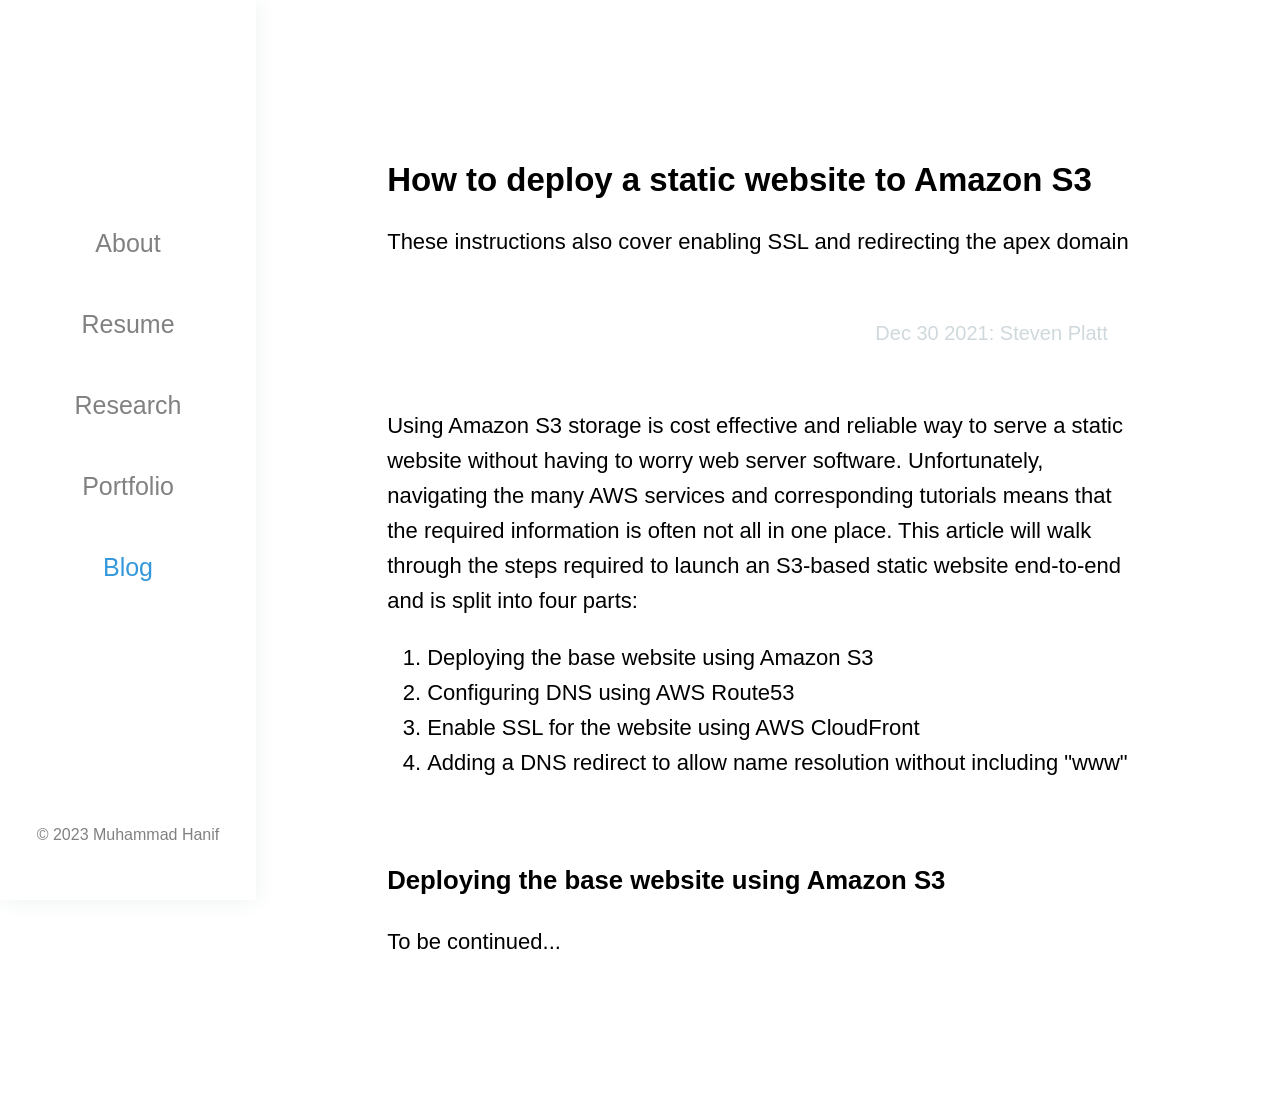
<file: blog_posts/post_04_27_2021.html>
<!DOCTYPE html>
<html>
<head profile="http://www.w3.org/2005/10/profile">
    <link rel="icon" 
          type="image/png" 
          href="../img/favicon.webp">
<meta name="viewport" content="width=device-width, initial-scale=1">
<title>Muhammad Hanif</title>
<link rel="stylesheet" href="../stylesheet.css">
</head>
<body>

<div class="sidenav">
    <div class="navblock">
        <div class="navblock_text">
            <a href="../index.html">About</a>
            <a href="../resume.html">Resume</a>
            <a href="../research.html">Research</a>
            <a href="../portfolio.html">Portfolio</a>
            <a style="color:#3498DB" href="../blog.html">Blog</a>
        </div>
    </div>
    <div class="footer">
        <p>&copy; 2023 Muhammad Hanif</p>
    </div>
</div>

<div class="main">
    <h2>How to deploy a static website to Amazon S3</h2>
    <p>These instructions also cover enabling SSL and redirecting the apex domain</p><br>

    <p class="blog_date">Dec 30 2021: Steven Platt</p><br>
    
    <p>Using Amazon S3 storage is cost effective and reliable way to serve a static website without having to worry web server software. 
        Unfortunately, navigating the many AWS services and corresponding tutorials means that the required information is often not all in one place. 
        This article will walk through the steps required to launch an S3-based static website end-to-end and is split into four parts: 
    </p>
    <p>
        <ol>
            <li>Deploying the base website using Amazon S3</li>
            <li>Configuring DNS using AWS Route53</li>
            <li>Enable SSL for the website using AWS CloudFront</li>
            <li>Adding a DNS redirect to allow name resolution without including "www"</li>
        </ol> 
    </p><br>
    <p>
        <h3>Deploying the base website using Amazon S3</h3>
    </p>

    To be continued...

</div>

</body>
</html>
</file>
<file: stylesheet.css>
body {
  font-family: "Lato", sans-serif;
}

/* Style page content */
.main {
  margin-left: 20%; /* Same as the width of the sidenav */
  font-size: 22px; /* Increased text to enable scrolling */
  line-height: 35px;
  padding: 10%;
}

.sidenav {
  height: 100%;
  width: 20%;
  position: fixed;
  z-index: 1;
  top: 0;
  left: 0;
  box-shadow: 2px 2px 20px #F0F3F4;
  overflow-x: hidden;
  
}

.navblock {
  margin:auto;
  width: 100%;
  height: 90%;
  display: flex;
}

.navblock_text {
  margin: auto;
  width: 100%;
  padding-top: 15%;
  padding-bottom: 15%;
}

.navblock_text a {
  padding: 26px 16px 26px 16px;
  text-decoration: none;
  text-align: center;
  font-size: 25px;
  color: #818181;
  display: block;
}

.navblock_text a:hover {
  color: #CFD8DC;
}

.footer {
  position: relative;
  left: 0;
  bottom: 0;
  width: 100%;
  color: #818181;
  text-align: center;
}

.about_accent {
  color:  green;
}

.resume_accent {
  color:  green;
}

.research_accent {
  color:  #E74C3C;
}

.blog_accent {
  color:  #8E44AD;
}

a {
  color: #3498DB;
  text-decoration: none;
}

.about_photo{
  display: block;
  margin-top: 5%;
  width: 300px;
  height:300px;
  object-fit:cover;
  border-radius:50%;
  margin-left: auto;
  margin-right: auto;
}

.about_logo{
  display: block;
  width: 40%;
  margin-left: auto;
  margin-right: auto;
}

.about_text {
  text-align: center;
}

.about_links {
  text-align: center;
  padding: 5% 5% 5% 5%;
}

.portfolio_accent {
  color:  #F1C40F;
}

.portfolio_image {
  max-width: 300px;
  max-height:300px;
  position: absolute;
  top: 55%;
  left: 50%;
  transform: translate(-50%, -50%);
}

.portfolio-container {
  display: flex;
  flex-flow: row wrap;
  justify-content: space-between;
}

.portfolio-container > div {
  background-color: white;
  width: 50%;
  margin: 4% 0% 4% 0%;
  min-height: 20vh;
  justify-content: center;
  position: relative;
}

.portfolio-container_text {
  width: 90%;
  position: absolute;
  text-align: left;
}

.portfolio-container_image {
  width: 90%;
  position: absolute;
  text-align: center;
  color: #8E44AD;
}

.blog-container {
  display: flex;
  flex-wrap: wrap;
  justify-content: space-between;
}

.blog-container > div {
  background-color: white;
  box-shadow: 2px 2px 20px #EAECEE;
  width: 45%;
  margin: 5% 0% 5% 0%;
  min-height: 25vh;
  line-height: 60px;
  font-size: 25px;
  align-items: center;
  justify-content: center;
  position: relative;
}

.blog_text {
  width: 90%;
  position: absolute;
  top: 55%;
  left: 50%;
  transform: translate(-50%, -50%);
  text-align: center;
}

.blog_date {
  width: 95%;
  padding-right: 5%;
  font-size: 20px;
  color: #CFD8DC;
  text-align: end;
  margin-block-start: 0em;
  margin-block-end: 0em;
}

@media screen and (max-width: 700px) {
  .sidenav {
    width: 100%;
    height: auto;
    position: relative;
    box-shadow: 0px 10px 40px #F0F3F4;
  }
  .sidenav a {
    text-align: center;
    float: none;
  }
  .navblock_text a {
    padding: 16px;
  }
  .footer {
    display: none;
  }
  .main {
    margin-left: 0;
    padding: 20% 4% 20% 4%;
  }

  .portfolio_image {
    display: block;
    max-width: 80%;
  }
}

@media screen and (max-width: 1100px) {
  .blog-container > div {
    width: 100%;
    min-height: 30vh;
    margin: 10% 0% 10% 0%;
  }
  .portfolio-container > div {
    width: 100%;
  }

}
</file>
